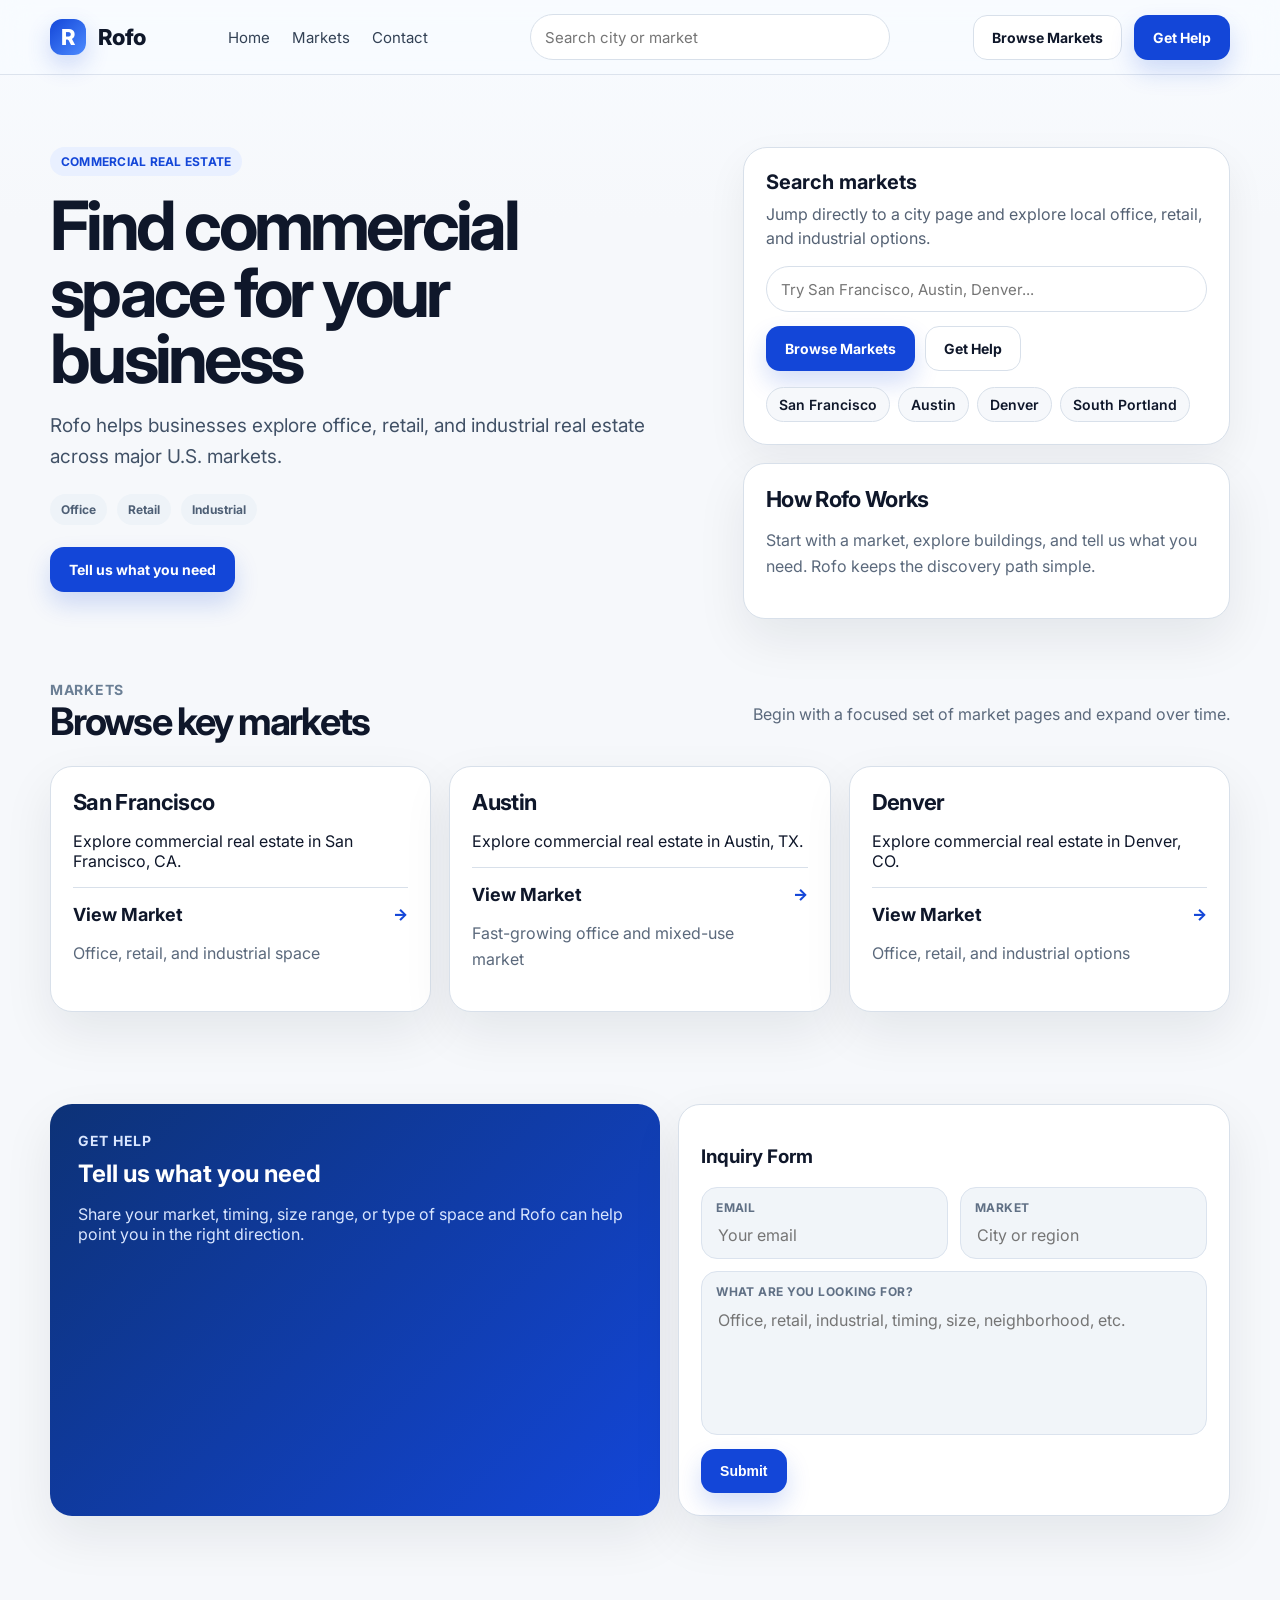
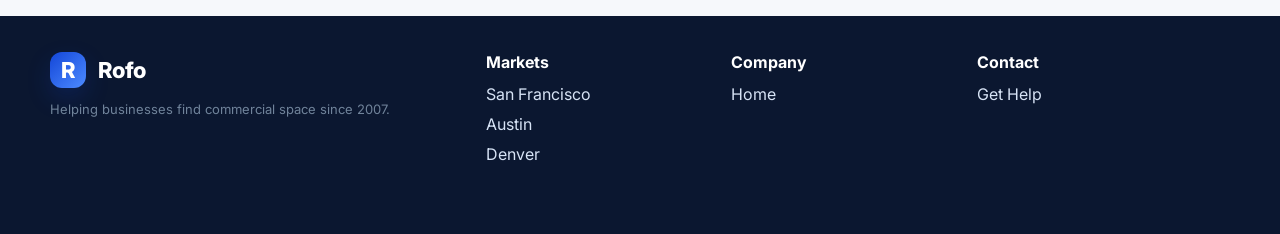
<file: index.html>
<!DOCTYPE html>
<html lang="en">
<head>
  <meta charset="UTF-8">
  <meta name="viewport" content="width=device-width, initial-scale=1">
  <title>Rofo | Find Commercial Real Estate</title>
  <meta name="description" content="Rofo helps businesses find office, retail, and industrial space across U.S. markets.">
  <link rel="preconnect" href="https://fonts.googleapis.com">
  <link rel="preconnect" href="https://fonts.gstatic.com" crossorigin>
  <link href="https://fonts.googleapis.com/css2?family=Inter:wght@400;600;700;800&display=swap" rel="stylesheet">
  <link rel="stylesheet" href="/styles.css">

</head>
<body>

  <header class="topbar">
    <div class="container nav-wrap">
      <a class="logo" href="/">
        <span class="logo-badge">R</span>
        <span>Rofo</span>
      </a>

      <nav class="nav">
        <a href="/">Home</a>
        <a href="#markets">Markets</a>
        <a href="#contact">Contact</a>
      </nav>

      <div class="nav-search" data-market-search>
        <label class="sr-only" for="headerMarketSearch">Search markets</label>
        <input
          id="headerMarketSearch"
          class="nav-search__input"
          type="text"
          placeholder="Search city or market"
          autocomplete="off"
        />
        <div class="search-results" id="headerMarketResults"></div>
      </div>

      <div class="actions">
        <a class="btn btn-secondary" href="#markets">Browse Markets</a>
        <a class="btn btn-primary" href="#contact">Get Help</a>
      </div>
    </div>
  </header>

  <main>
    <section class="page-hero">
      <div class="container hero-grid">
        <div>
          <div class="eyebrow">Commercial Real Estate</div>
          <h1>Find commercial space for your business</h1>
          <p class="lead">
            Rofo helps businesses explore office, retail, and industrial real estate across major U.S. markets.
          </p>

          <div class="hero-subnav">
            <span class="pill">Office</span>
            <span class="pill">Retail</span>
            <span class="pill">Industrial</span>
          </div>

          <div style="margin-top: 22px;">
            <a class="btn btn-primary" href="#contact">Tell us what you need</a>
          </div>
        </div>

        <div class="hero-side">
          <div class="hero-search-card">
            <h3>Search markets</h3>
            <p>
              Jump directly to a city page and explore local office, retail, and industrial options.
            </p>

            <div class="hero-search-wrap" data-market-search>
              <label class="sr-only" for="heroMarketSearch">Search markets</label>
              <input
                id="heroMarketSearch"
                class="hero-search__input"
                type="text"
                placeholder="Try San Francisco, Austin, Denver..."
                autocomplete="off"
              />
              <div class="search-results" id="heroMarketResults"></div>
            </div>

            <div class="hero-search-actions">
              <a class="btn btn-primary" href="#markets">Browse Markets</a>
              <a class="btn btn-secondary" href="#contact">Get Help</a>
            </div>

            <div class="hero-search-links">
              <a href="/commercial-real-estate/CA/San-Francisco/">San Francisco</a>
              <a href="/commercial-real-estate/TX/Austin/">Austin</a>
              <a href="/commercial-real-estate/CO/Denver/">Denver</a>
              <a href="/commercial-real-estate/ME/South-Portland/">South Portland</a>
            </div>
          </div>

          <div class="panel">
            <h3>How Rofo Works</h3>
            <p>
              Start with a market, explore buildings, and tell us what you need.
              Rofo keeps the discovery path simple.
            </p>
          </div>
        </div>
      </div>
    </section>

    <section class="section" id="markets">
      <div class="container">
        <div class="section-head">
          <div>
            <div class="kicker">Markets</div>
            <h2>Browse key markets</h2>
          </div>
          <p>
            Begin with a focused set of market pages and expand over time.
          </p>
        </div>

        <div class="grid-3">
          <div class="market-card">
            <h3><a href="/commercial-real-estate/CA/San-Francisco/">San Francisco</a></h3>
            <p>Explore commercial real estate in San Francisco, CA.</p>
            <a class="city-link" href="/commercial-real-estate/CA/San-Francisco/">
              <div>
                <h4>View Market</h4>
                <p class="muted">Office, retail, and industrial space</p>
              </div>
              <span class="arrow">→</span>
            </a>
          </div>

          <div class="market-card">
            <h3><a href="/commercial-real-estate/TX/Austin/">Austin</a></h3>
            <p>Explore commercial real estate in Austin, TX.</p>
            <a class="city-link" href="/commercial-real-estate/TX/Austin/">
              <div>
                <h4>View Market</h4>
                <p class="muted">Fast-growing office and mixed-use market</p>
              </div>
              <span class="arrow">→</span>
            </a>
          </div>

          <div class="market-card">
            <h3><a href="/commercial-real-estate/CO/Denver/">Denver</a></h3>
            <p>Explore commercial real estate in Denver, CO.</p>
            <a class="city-link" href="/commercial-real-estate/CO/Denver/">
              <div>
                <h4>View Market</h4>
                <p class="muted">Office, retail, and industrial options</p>
              </div>
              <span class="arrow">→</span>
            </a>
          </div>
        </div>
      </div>
    </section>

    <section class="section" id="contact">
      <div class="container split-band">
        <div class="cta-band">
          <div class="kicker" style="color:#d9e6ff;">Get Help</div>
          <h2 style="margin:10px 0 12px;">Tell us what you need</h2>
          <p>
            Share your market, timing, size range, or type of space and Rofo can help point you in the right direction.
          </p>
        </div>

        <div class="form-card">
          <h3>Inquiry Form</h3>
          <div class="form-grid">
            <div class="field">
              <label>Email</label>
              <input type="email" placeholder="Your email">
            </div>
            <div class="field">
              <label>Market</label>
              <input type="text" placeholder="City or region">
            </div>
          </div>

          <div class="field" style="margin-top:12px;">
            <label>What are you looking for?</label>
            <textarea placeholder="Office, retail, industrial, timing, size, neighborhood, etc."></textarea>
          </div>

          <div style="margin-top:14px;">
            <button class="btn btn-primary">Submit</button>
          </div>
        </div>
      </div>
    </section>
  </main>

  <footer class="footer">
    <div class="container footer-grid">
      <div>
        <div class="logo" style="color:#fff;">
          <span class="logo-badge">R</span>
          <span>Rofo</span>
        </div>
        <p class="note">Helping businesses find commercial space since 2007.</p>
      </div>
      <div>
        <h4>Markets</h4>
        <a href="/commercial-real-estate/CA/San-Francisco/">San Francisco</a>
        <a href="/commercial-real-estate/TX/Austin/">Austin</a>
        <a href="/commercial-real-estate/CO/Denver/">Denver</a>
      </div>
      <div>
        <h4>Company</h4>
        <a href="/">Home</a>
      </div>
      <div>
        <h4>Contact</h4>
        <a href="#contact">Get Help</a>
      </div>
    </div>
  </footer>

  <script>
    const rofoMarkets = [
      { city: "San Francisco", state: "CA", label: "San Francisco, CA", path: "/commercial-real-estate/CA/San-Francisco/" },
      { city: "Austin", state: "TX", label: "Austin, TX", path: "/commercial-real-estate/TX/Austin/" },
      { city: "Denver", state: "CO", label: "Denver, CO", path: "/commercial-real-estate/CO/Denver/" },
      { city: "South Portland", state: "ME", label: "South Portland, ME", path: "/commercial-real-estate/ME/South-Portland/" },
      { city: "Portland", state: "ME", label: "Portland, ME", path: "/commercial-real-estate/ME/Portland/" },
      { city: "Burbank", state: "CA", label: "Burbank, CA", path: "/commercial-real-estate/CA/Burbank/" },
      { city: "Los Angeles", state: "CA", label: "Los Angeles, CA", path: "/commercial-real-estate/CA/Los-Angeles/" },
      { city: "Chicago", state: "IL", label: "Chicago, IL", path: "/commercial-real-estate/IL/Chicago/" }
    ];

    function escapeHtml(str) {
      return str.replace(/[&<>"']/g, function(m) {
        return ({
          "&": "&amp;",
          "<": "&lt;",
          ">": "&gt;",
          '"': "&quot;",
          "'": "&#039;"
        })[m];
      });
    }

    function renderSearchResults(resultsBox, matches) {
      if (!matches.length) {
        resultsBox.innerHTML = "";
        resultsBox.classList.remove("is-open");
        return;
      }

      resultsBox.innerHTML = matches.map(item => `
        <a class="search-results__item" href="${item.path}">
          ${escapeHtml(item.label)}
          <span class="search-results__meta">Go to market page</span>
        </a>
      `).join("");

      resultsBox.classList.add("is-open");
    }

    function bindMarketSearch(inputId, resultsId) {
      const input = document.getElementById(inputId);
      const resultsBox = document.getElementById(resultsId);

      if (!input || !resultsBox) return;

      function runSearch(query) {
        const q = query.trim().toLowerCase();

        if (!q) {
          renderSearchResults(resultsBox, []);
          return;
        }

        const matches = rofoMarkets
          .filter(item =>
            item.city.toLowerCase().includes(q) ||
            item.state.toLowerCase().includes(q) ||
            item.label.toLowerCase().includes(q)
          )
          .slice(0, 8);

        renderSearchResults(resultsBox, matches);
      }

      input.addEventListener("input", function(e) {
        runSearch(e.target.value);
      });

      input.addEventListener("focus", function(e) {
        if (e.target.value.trim()) {
          runSearch(e.target.value);
        }
      });

      input.addEventListener("keydown", function(e) {
        if (e.key === "Enter") {
          const q = input.value.trim().toLowerCase();
          const firstMatch = rofoMarkets.find(item =>
            item.city.toLowerCase().includes(q) ||
            item.label.toLowerCase().includes(q)
          );

          if (firstMatch) {
            window.location.href = firstMatch.path;
          }
        }
      });

      document.addEventListener("click", function(e) {
        if (!e.target.closest("[data-market-search]")) {
          resultsBox.classList.remove("is-open");
        }
      });
    }

    bindMarketSearch("headerMarketSearch", "headerMarketResults");
    bindMarketSearch("heroMarketSearch", "heroMarketResults");
  </script>

</body>
</html>
</file>
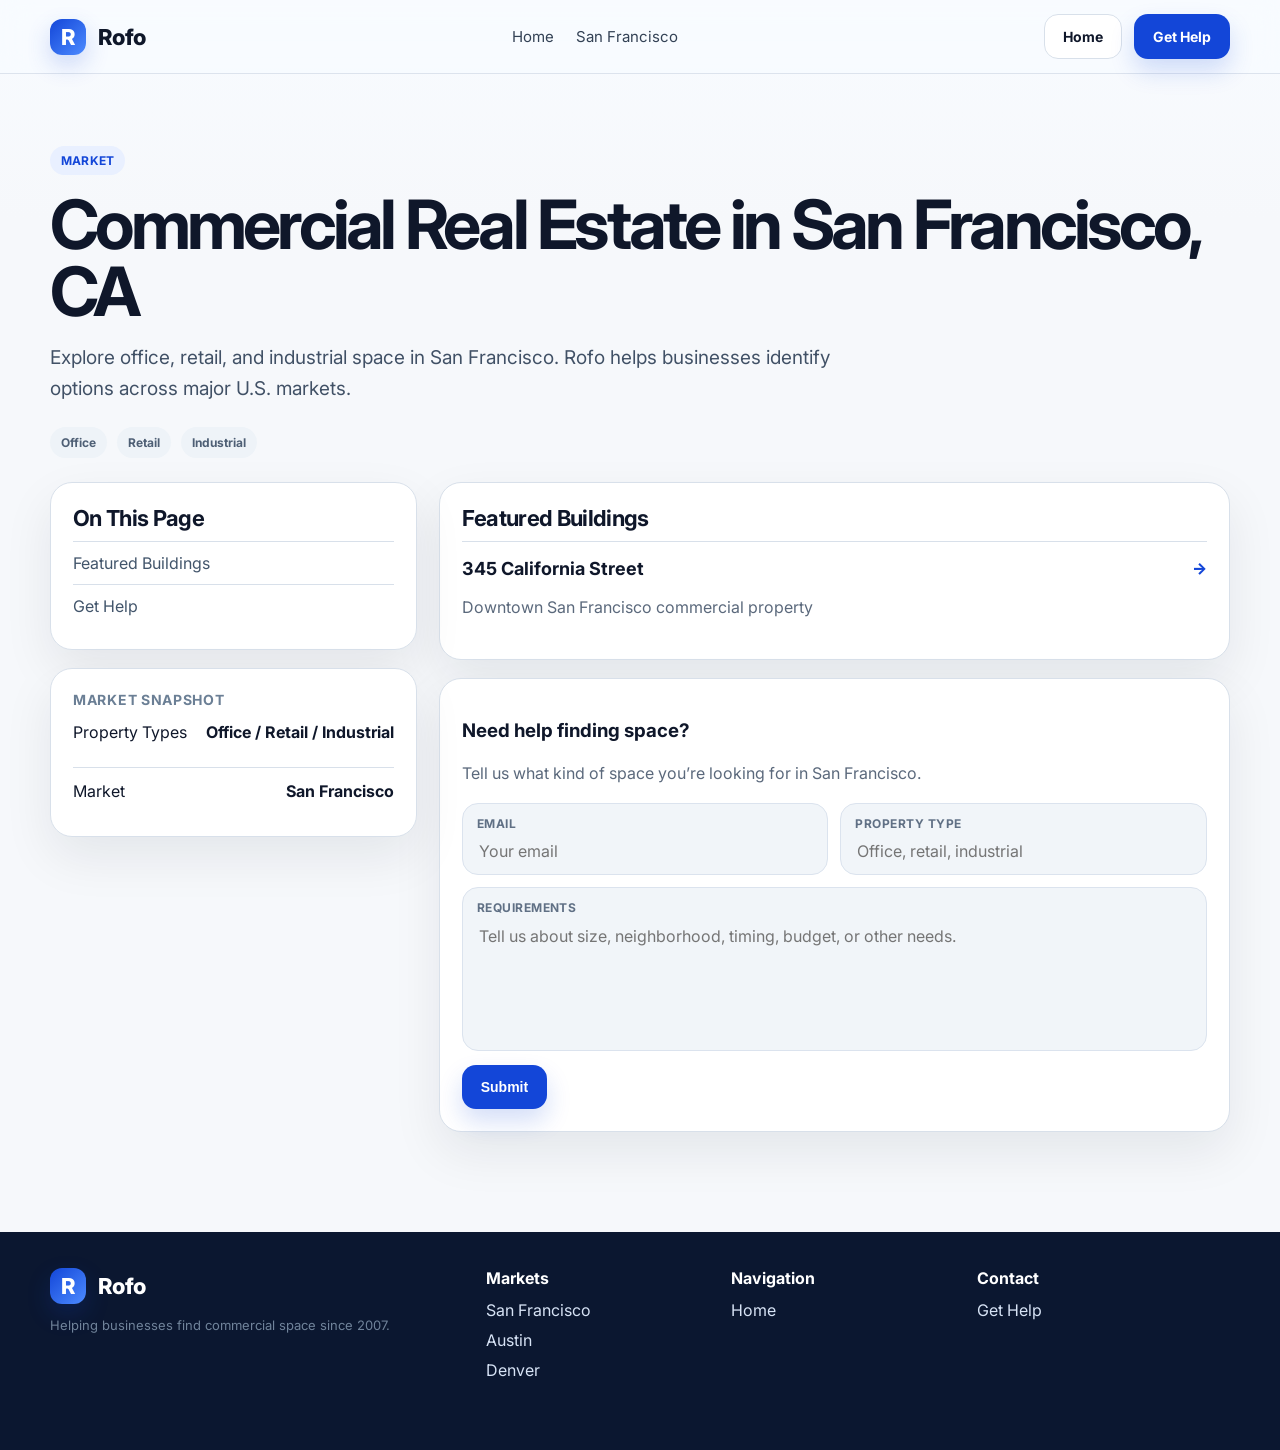
<file: commercial-real-estate/CA/San-Francisco/index.html>
<!DOCTYPE html>
<html lang="en">
<head>
  <meta charset="UTF-8">
  <meta name="viewport" content="width=device-width, initial-scale=1">
  <title>Commercial Real Estate in San Francisco, CA | Rofo</title>
  <meta name="description" content="Explore office, retail, and industrial commercial real estate in San Francisco, CA.">
  <link rel="preconnect" href="https://fonts.googleapis.com">
  <link rel="preconnect" href="https://fonts.gstatic.com" crossorigin>
  <link href="https://fonts.googleapis.com/css2?family=Inter:wght@400;600;700;800&display=swap" rel="stylesheet">
  <link rel="stylesheet" href="/styles.css">
</head>
<body>

  <header class="topbar">
    <div class="container nav-wrap">
      <a class="logo" href="/">
        <span class="logo-badge">R</span>
        <span>Rofo</span>
      </a>

      <nav class="nav">
        <a href="/">Home</a>
        <a href="/commercial-real-estate/CA/San-Francisco/">San Francisco</a>
      </nav>

      <div class="actions">
        <a class="btn btn-secondary" href="/">Home</a>
        <a class="btn btn-primary" href="#contact">Get Help</a>
      </div>
    </div>
  </header>

  <main>
    <section class="page-hero" style="padding-bottom:24px;">
      <div class="container">
        <div class="eyebrow">Market</div>
        <h1 style="max-width:none;">Commercial Real Estate in San Francisco, CA</h1>
        <p class="lead">
          Explore office, retail, and industrial space in San Francisco. Rofo helps businesses identify options across major U.S. markets.
        </p>

        <div class="hero-subnav">
          <span class="pill">Office</span>
          <span class="pill">Retail</span>
          <span class="pill">Industrial</span>
        </div>
      </div>
    </section>

    <section class="section" style="padding-top:0;">
      <div class="container sidebar-layout">
        <aside class="sticky">
          <div class="list-card nav-card">
            <h3>On This Page</h3>
            <a href="#buildings">Featured Buildings</a>
            <a href="#contact">Get Help</a>
          </div>

          <div class="brief-card" style="margin-top:18px;">
            <div class="kicker">Market Snapshot</div>
            <div class="metric-list">
              <div class="metric">
                <span>Property Types</span>
                <strong>Office / Retail / Industrial</strong>
              </div>
              <div class="metric">
                <span>Market</span>
                <strong>San Francisco</strong>
              </div>
            </div>
          </div>
        </aside>

        <div>
          <div class="list-card" id="buildings">
            <h3>Featured Buildings</h3>

            <a class="building-link" href="/commercial-real-estate/building/CA/San-Francisco/345-California-Street/">
              <div>
                <h4>345 California Street</h4>
                <p class="muted">Downtown San Francisco commercial property</p>
              </div>
              <span class="arrow">→</span>
            </a>
          </div>

          <div class="form-card" id="contact" style="margin-top:18px;">
            <h3>Need help finding space?</h3>
            <p class="muted">
              Tell us what kind of space you’re looking for in San Francisco.
            </p>

            <div class="form-grid">
              <div class="field">
                <label>Email</label>
                <input type="email" placeholder="Your email">
              </div>
              <div class="field">
                <label>Property Type</label>
                <input type="text" placeholder="Office, retail, industrial">
              </div>
            </div>

            <div class="field" style="margin-top:12px;">
              <label>Requirements</label>
              <textarea placeholder="Tell us about size, neighborhood, timing, budget, or other needs."></textarea>
            </div>

            <div style="margin-top:14px;">
              <button class="btn btn-primary">Submit</button>
            </div>
          </div>
        </div>
      </div>
    </section>
  </main>

  <footer class="footer">
    <div class="container footer-grid">
      <div>
        <div class="logo" style="color:#fff;">
          <span class="logo-badge">R</span>
          <span>Rofo</span>
        </div>
        <p class="note">Helping businesses find commercial space since 2007.</p>
      </div>
      <div>
        <h4>Markets</h4>
        <a href="/commercial-real-estate/CA/San-Francisco/">San Francisco</a>
        <a href="/commercial-real-estate/TX/Austin/">Austin</a>
        <a href="/commercial-real-estate/CO/Denver/">Denver</a>
      </div>
      <div>
        <h4>Navigation</h4>
        <a href="/">Home</a>
      </div>
      <div>
        <h4>Contact</h4>
        <a href="#contact">Get Help</a>
      </div>
    </div>
  </footer>

</body>
</html>
</file>
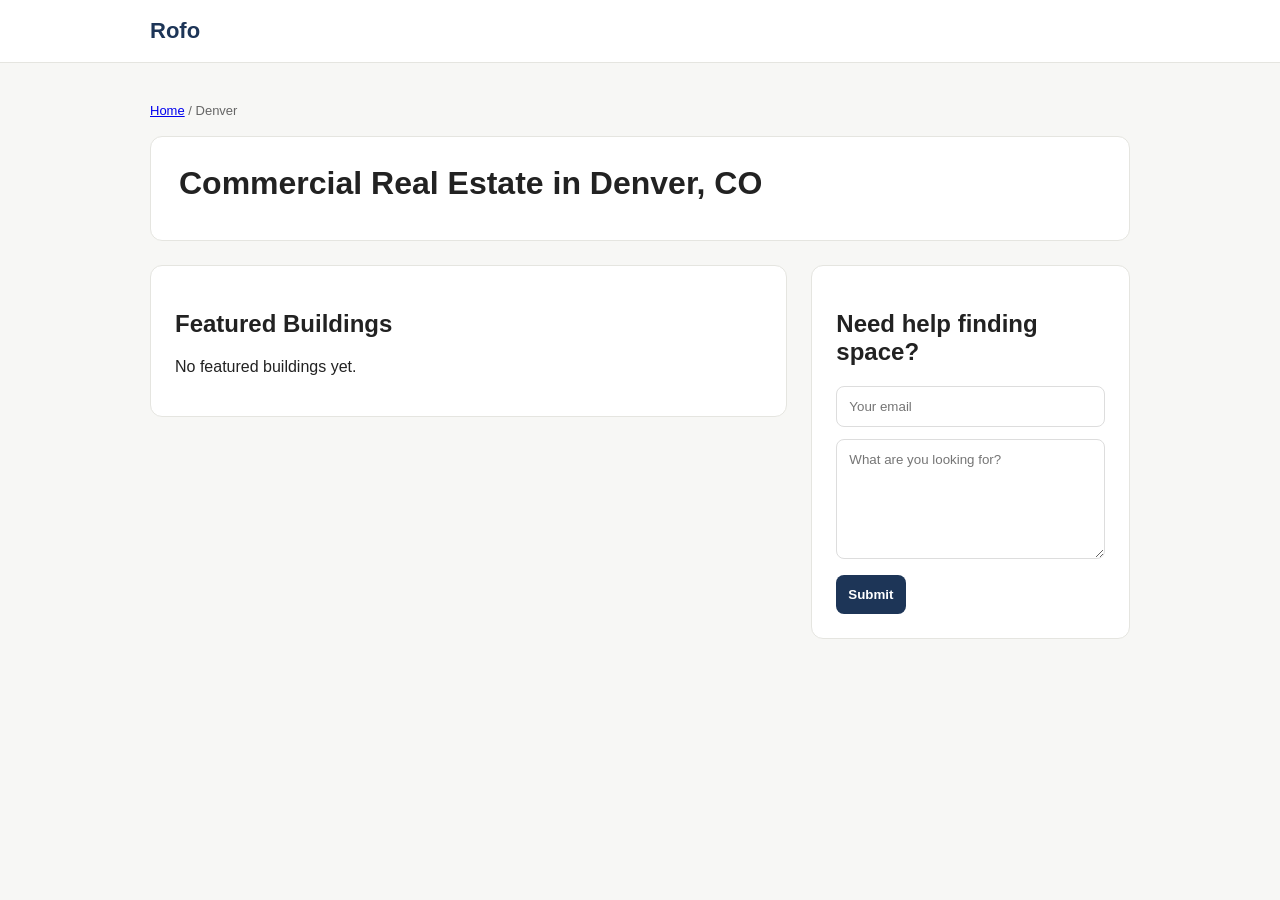
<file: commercial-real-estate/CO/Denver/index.html>
<!DOCTYPE html>
<html>
<head>
  <title>Commercial Real Estate in Denver, CO | Rofo</title>
  <meta name="viewport" content="width=device-width, initial-scale=1">
  <meta charset="UTF-8">

  <style>
    body {
      font-family: Arial, sans-serif;
      margin: 0;
      background: #f7f7f5;
      color: #222;
    }

    .topbar {
      background: white;
      border-bottom: 1px solid #e5e5e0;
    }

    .topbar-inner {
      max-width: 980px;
      margin: 0 auto;
      padding: 18px 20px;
      display: flex;
      justify-content: space-between;
      align-items: center;
    }

    .brand {
      font-size: 22px;
      font-weight: 700;
      color: #1d3557;
      text-decoration: none;
    }

    .container {
      max-width: 980px;
      margin: 0 auto;
      padding: 40px 20px;
    }

    .breadcrumb {
      font-size: 13px;
      margin-bottom: 18px;
      color: #666;
    }

    .hero {
      background: white;
      border: 1px solid #e5e5e0;
      border-radius: 12px;
      padding: 28px;
      margin-bottom: 24px;
    }

    h1 {
      margin: 0 0 10px;
      font-size: 32px;
    }

    .grid {
      display: grid;
      grid-template-columns: 2fr 1fr;
      gap: 24px;
    }

    .card {
      background: white;
      border: 1px solid #e5e5e0;
      border-radius: 12px;
      padding: 24px;
      margin-bottom: 24px;
    }

    form input,
    form textarea {
      width: 100%;
      padding: 12px;
      margin-bottom: 12px;
      border: 1px solid #ddd;
      border-radius: 8px;
      box-sizing: border-box;
      font-family: Arial, sans-serif;
    }

    form textarea {
      min-height: 120px;
      resize: vertical;
    }

    form button {
      background: #1d3557;
      color: white;
      padding: 12px;
      border: none;
      border-radius: 8px;
      cursor: pointer;
      font-weight: 600;
    }

    @media (max-width: 820px) {
      .grid {
        grid-template-columns: 1fr;
      }
    }
  </style>
</head>

<body>

<div class="topbar">
  <div class="topbar-inner">
    <a class="brand" href="/">Rofo</a>
  </div>
</div>

<div class="container">

  <div class="breadcrumb">
    <a href="/">Home</a> / Denver
  </div>

  <div class="hero">
    <h1>Commercial Real Estate in Denver, CO</h1>
  </div>

  <div class="grid">

    <div>
      <div class="card">
        <h2>Featured Buildings</h2>
        <p>No featured buildings yet.</p>
      </div>
    </div>

    <div>
      <div class="card">
        <h2>Need help finding space?</h2>
        <form>
          <input placeholder="Your email">
          <textarea placeholder="What are you looking for?"></textarea>
          <button>Submit</button>
        </form>
      </div>
    </div>

  </div>

</div>

</body>
</html>
</file>
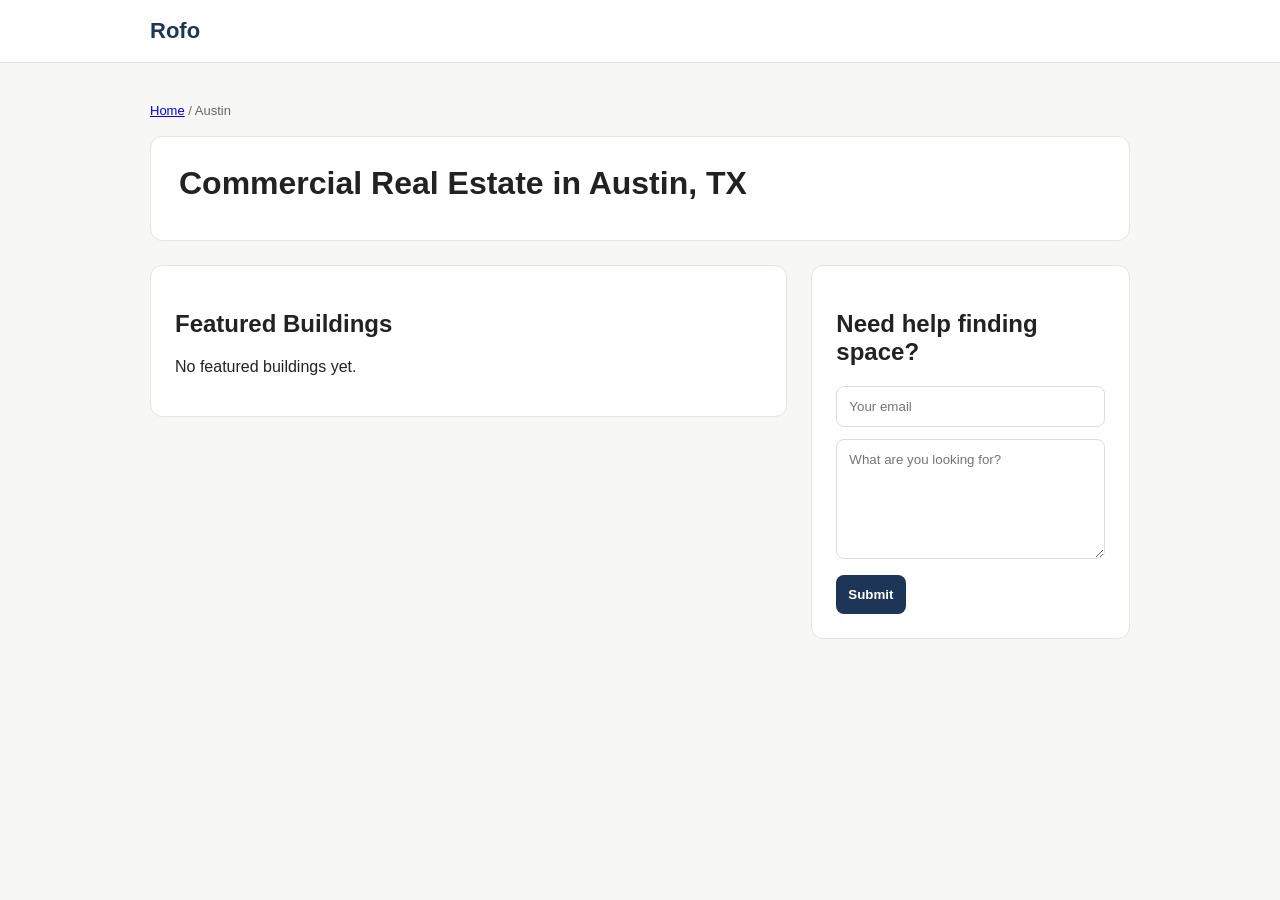
<file: commercial-real-estate/TX/Austin/index.html>
<!DOCTYPE html>
<html>
<head>
  <title>Commercial Real Estate in Austin, TX | Rofo</title>
  <meta name="viewport" content="width=device-width, initial-scale=1">
  <meta charset="UTF-8">

  <style>
    body {
      font-family: Arial, sans-serif;
      margin: 0;
      background: #f7f7f5;
      color: #222;
    }

    .topbar {
      background: white;
      border-bottom: 1px solid #e5e5e0;
    }

    .topbar-inner {
      max-width: 980px;
      margin: 0 auto;
      padding: 18px 20px;
      display: flex;
      justify-content: space-between;
      align-items: center;
    }

    .brand {
      font-size: 22px;
      font-weight: 700;
      color: #1d3557;
      text-decoration: none;
    }

    .container {
      max-width: 980px;
      margin: 0 auto;
      padding: 40px 20px;
    }

    .breadcrumb {
      font-size: 13px;
      margin-bottom: 18px;
      color: #666;
    }

    .hero {
      background: white;
      border: 1px solid #e5e5e0;
      border-radius: 12px;
      padding: 28px;
      margin-bottom: 24px;
    }

    h1 {
      margin: 0 0 10px;
      font-size: 32px;
    }

    .grid {
      display: grid;
      grid-template-columns: 2fr 1fr;
      gap: 24px;
    }

    .card {
      background: white;
      border: 1px solid #e5e5e0;
      border-radius: 12px;
      padding: 24px;
      margin-bottom: 24px;
    }

    form input,
    form textarea {
      width: 100%;
      padding: 12px;
      margin-bottom: 12px;
      border: 1px solid #ddd;
      border-radius: 8px;
      box-sizing: border-box;
      font-family: Arial, sans-serif;
    }

    form textarea {
      min-height: 120px;
      resize: vertical;
    }

    form button {
      background: #1d3557;
      color: white;
      padding: 12px;
      border: none;
      border-radius: 8px;
      cursor: pointer;
      font-weight: 600;
    }

    @media (max-width: 820px) {
      .grid {
        grid-template-columns: 1fr;
      }
    }
  </style>
</head>

<body>

<div class="topbar">
  <div class="topbar-inner">
    <a class="brand" href="/">Rofo</a>
  </div>
</div>

<div class="container">

  <div class="breadcrumb">
    <a href="/">Home</a> / Austin
  </div>

  <div class="hero">
    <h1>Commercial Real Estate in Austin, TX</h1>
  </div>

  <div class="grid">

    <div>
      <div class="card">
        <h2>Featured Buildings</h2>
        <p>No featured buildings yet.</p>
      </div>
    </div>

    <div>
      <div class="card">
        <h2>Need help finding space?</h2>
        <form>
          <input placeholder="Your email">
          <textarea placeholder="What are you looking for?"></textarea>
          <button>Submit</button>
        </form>
      </div>
    </div>

  </div>

</div>

</body>
</html>
</file>
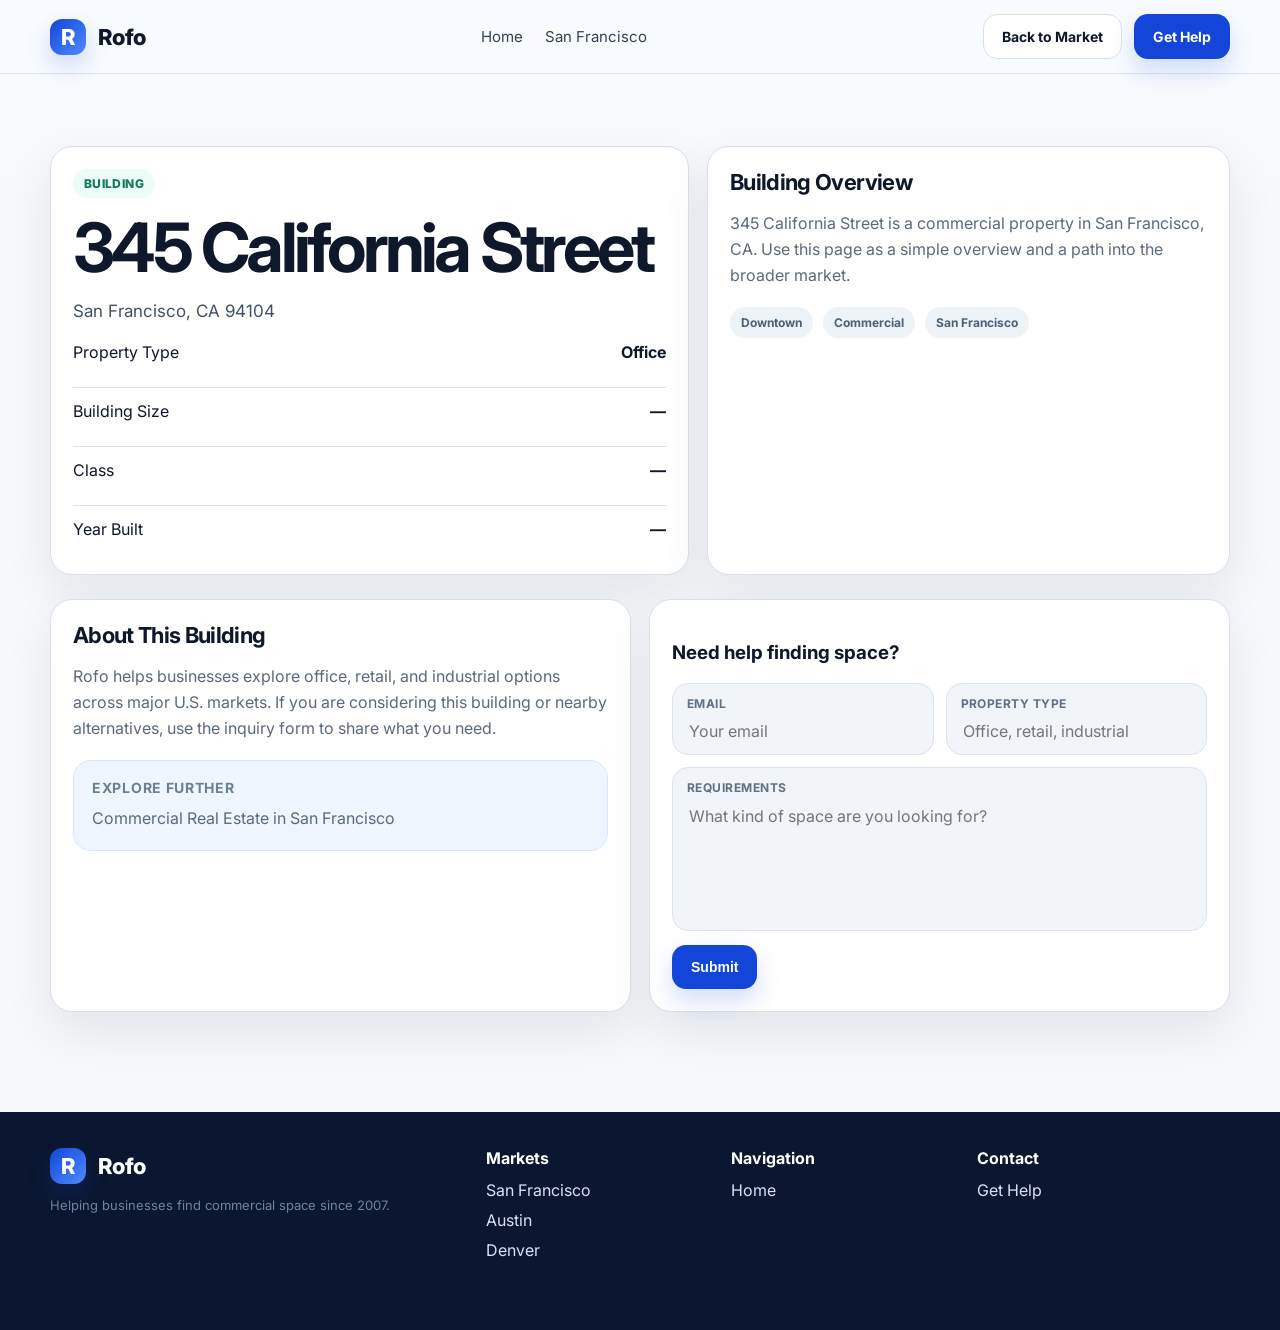
<file: commercial-real-estate/building/CA/San-Francisco/345-California-Street/index.html>
<!DOCTYPE html>
<html lang="en">
<head>
  <meta charset="UTF-8">
  <meta name="viewport" content="width=device-width, initial-scale=1">
  <title>345 California Street, San Francisco, CA | Rofo</title>
  <meta name="description" content="Learn more about 345 California Street in San Francisco, CA. Contact Rofo for help finding office, retail, or industrial space.">
  <link rel="preconnect" href="https://fonts.googleapis.com">
  <link rel="preconnect" href="https://fonts.gstatic.com" crossorigin>
  <link href="https://fonts.googleapis.com/css2?family=Inter:wght@400;600;700;800&display=swap" rel="stylesheet">
  <link rel="stylesheet" href="/styles.css">
</head>
<body>

  <header class="topbar">
    <div class="container nav-wrap">
      <a class="logo" href="/">
        <span class="logo-badge">R</span>
        <span>Rofo</span>
      </a>

      <nav class="nav">
        <a href="/">Home</a>
        <a href="/commercial-real-estate/CA/San-Francisco/">San Francisco</a>
      </nav>

      <div class="actions">
        <a class="btn btn-secondary" href="/commercial-real-estate/CA/San-Francisco/">Back to Market</a>
        <a class="btn btn-primary" href="#contact">Get Help</a>
      </div>
    </div>
  </header>

  <main>
    <section class="page-hero" style="padding-bottom:24px;">
      <div class="container tower">
        <div class="tower-card">
          <div class="badge">Building</div>
          <h1 style="max-width:none;">345 California Street</h1>
          <p class="lead" style="font-size:17px; max-width:none;">
            San Francisco, CA 94104
          </p>

          <div class="metric-list">
            <div class="metric">
              <span>Property Type</span>
              <strong>Office</strong>
            </div>
            <div class="metric">
              <span>Building Size</span>
              <strong>—</strong>
            </div>
            <div class="metric">
              <span>Class</span>
              <strong>—</strong>
            </div>
            <div class="metric">
              <span>Year Built</span>
              <strong>—</strong>
            </div>
          </div>
        </div>

        <div class="panel">
          <h3>Building Overview</h3>
          <p>
            345 California Street is a commercial property in San Francisco, CA.
            Use this page as a simple overview and a path into the broader market.
          </p>

          <div class="meta-row">
            <span class="pill">Downtown</span>
            <span class="pill">Commercial</span>
            <span class="pill">San Francisco</span>
          </div>
        </div>
      </div>
    </section>

    <section class="section" style="padding-top:0;">
      <div class="container grid-2">
        <div class="list-card">
          <h3>About This Building</h3>
          <p>
            Rofo helps businesses explore office, retail, and industrial options across major U.S. markets.
            If you are considering this building or nearby alternatives, use the inquiry form to share what you need.
          </p>

          <div class="callout" style="margin-top:18px;">
            <div class="kicker">Explore Further</div>
            <p style="margin:10px 0 0;">
              <a href="/commercial-real-estate/CA/San-Francisco/">Commercial Real Estate in San Francisco</a>
            </p>
          </div>
        </div>

        <div class="form-card" id="contact">
          <h3>Need help finding space?</h3>

          <div class="form-grid">
            <div class="field">
              <label>Email</label>
              <input type="email" placeholder="Your email">
            </div>
            <div class="field">
              <label>Property Type</label>
              <input type="text" placeholder="Office, retail, industrial">
            </div>
          </div>

          <div class="field" style="margin-top:12px;">
            <label>Requirements</label>
            <textarea placeholder="What kind of space are you looking for?"></textarea>
          </div>

          <div style="margin-top:14px;">
            <button class="btn btn-primary">Submit</button>
          </div>
        </div>
      </div>
    </section>
  </main>

  <footer class="footer">
    <div class="container footer-grid">
      <div>
        <div class="logo" style="color:#fff;">
          <span class="logo-badge">R</span>
          <span>Rofo</span>
        </div>
        <p class="note">Helping businesses find commercial space since 2007.</p>
      </div>
      <div>
        <h4>Markets</h4>
        <a href="/commercial-real-estate/CA/San-Francisco/">San Francisco</a>
        <a href="/commercial-real-estate/TX/Austin/">Austin</a>
        <a href="/commercial-real-estate/CO/Denver/">Denver</a>
      </div>
      <div>
        <h4>Navigation</h4>
        <a href="/">Home</a>
      </div>
      <div>
        <h4>Contact</h4>
        <a href="#contact">Get Help</a>
      </div>
    </div>
  </footer>

</body>
</html>
</file>
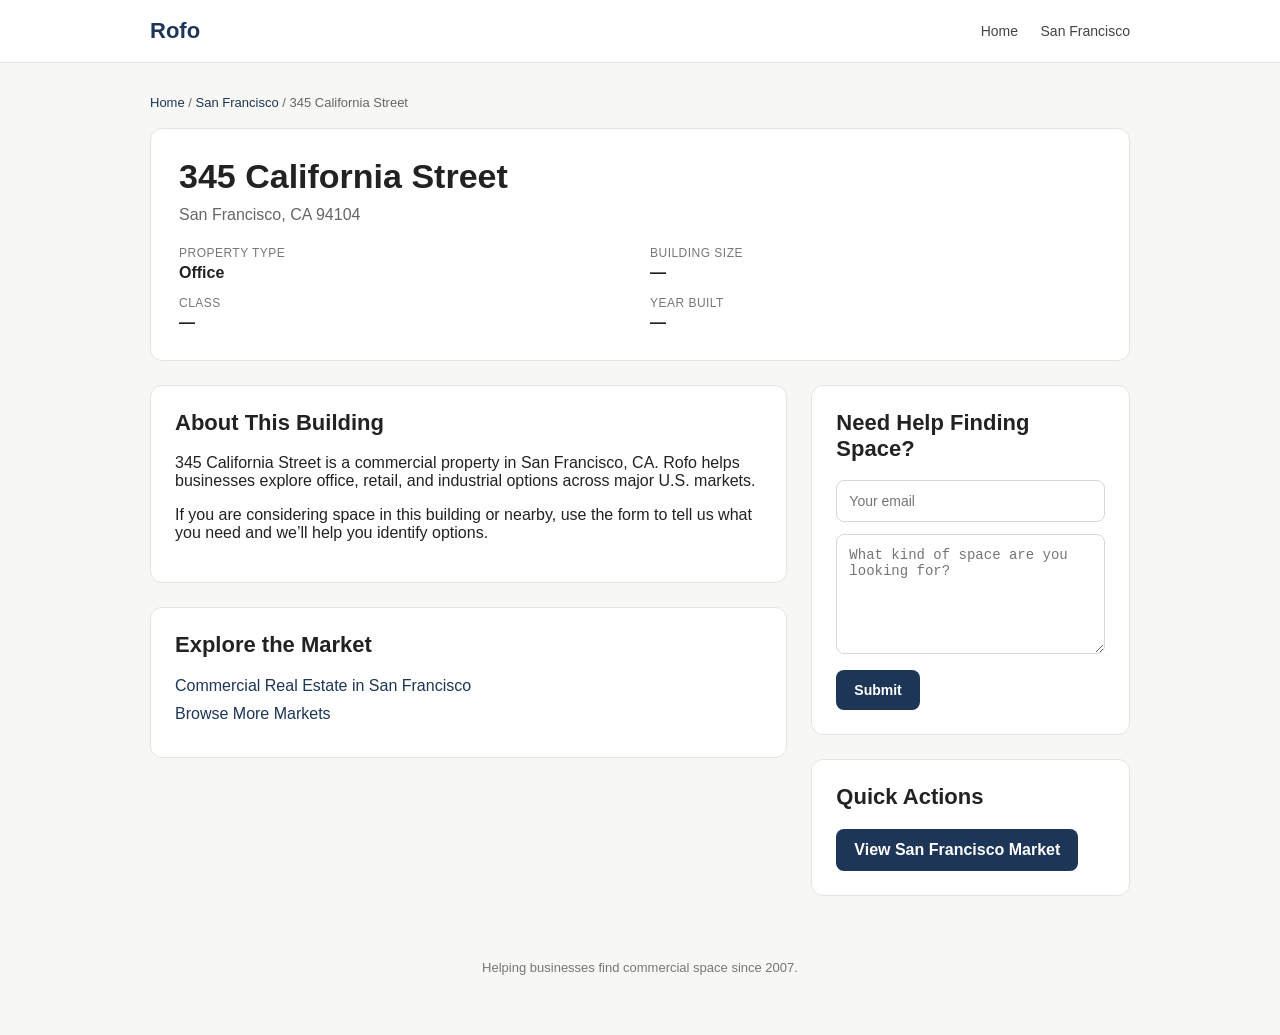
<file: commercial-real-estate/Building/CA/San-Francisco/345-California-Street/index.html>
<!DOCTYPE html>
<html>
<head>
  <title>345 California Street, San Francisco, CA | Rofo</title>
  <meta name="viewport" content="width=device-width, initial-scale=1">
  <meta name="description" content="Learn more about 345 California Street in San Francisco, CA. Contact Rofo for help finding office, retail, or industrial space.">
  <style>
    body {
      font-family: Arial, sans-serif;
      margin: 0;
      background: #f7f7f5;
      color: #222;
    }

    .container {
      max-width: 980px;
      margin: 0 auto;
      padding: 32px 20px 60px;
    }

    .topbar {
      background: white;
      border-bottom: 1px solid #e5e5e0;
    }

    .topbar-inner {
      max-width: 980px;
      margin: 0 auto;
      padding: 18px 20px;
      display: flex;
      justify-content: space-between;
      align-items: center;
    }

    .brand {
      font-size: 22px;
      font-weight: 700;
      color: #1d3557;
      text-decoration: none;
    }

    .nav a {
      margin-left: 18px;
      color: #444;
      text-decoration: none;
      font-size: 14px;
    }

    .breadcrumb {
      font-size: 13px;
      margin-bottom: 18px;
      color: #666;
    }

    .breadcrumb a {
      color: #1d3557;
      text-decoration: none;
    }

    .hero {
      background: white;
      border: 1px solid #e5e5e0;
      border-radius: 12px;
      padding: 28px;
      margin-bottom: 24px;
    }

    h1 {
      margin: 0 0 10px;
      font-size: 34px;
      line-height: 1.15;
    }

    .subhead {
      color: #666;
      font-size: 16px;
      margin-bottom: 22px;
    }

    .grid {
      display: grid;
      grid-template-columns: 2fr 1fr;
      gap: 24px;
    }

    .card {
      background: white;
      border: 1px solid #e5e5e0;
      border-radius: 12px;
      padding: 24px;
      margin-bottom: 24px;
    }

    .facts {
      display: grid;
      grid-template-columns: repeat(2, minmax(0, 1fr));
      gap: 14px 20px;
      margin-top: 18px;
    }

    .fact-label {
      font-size: 12px;
      text-transform: uppercase;
      letter-spacing: 0.04em;
      color: #777;
      margin-bottom: 4px;
    }

    .fact-value {
      font-size: 16px;
      font-weight: 600;
    }

    h2 {
      margin-top: 0;
      font-size: 22px;
    }

    .button {
      display: inline-block;
      background: #1d3557;
      color: white;
      text-decoration: none;
      padding: 12px 18px;
      border-radius: 8px;
      font-weight: 600;
    }

    form input,
    form textarea {
      width: 100%;
      box-sizing: border-box;
      padding: 12px;
      border: 1px solid #d8d8d2;
      border-radius: 8px;
      font-size: 14px;
      margin-bottom: 12px;
    }

    form textarea {
      min-height: 120px;
      resize: vertical;
    }

    form button {
      background: #1d3557;
      color: white;
      border: 0;
      padding: 12px 18px;
      border-radius: 8px;
      font-size: 14px;
      font-weight: 600;
      cursor: pointer;
    }

    .related-links a {
      display: block;
      margin-bottom: 10px;
      color: #1d3557;
      text-decoration: none;
    }

    .footer {
      margin-top: 40px;
      font-size: 13px;
      color: #777;
      text-align: center;
    }

    @media (max-width: 820px) {
      .grid {
        grid-template-columns: 1fr;
      }

      .facts {
        grid-template-columns: 1fr;
      }

      .topbar-inner {
        flex-direction: column;
        align-items: flex-start;
        gap: 10px;
      }

      .nav a {
        margin-left: 0;
        margin-right: 14px;
      }
    }
  </style>
</head>
<body>

  <div class="topbar">
    <div class="topbar-inner">
      <a class="brand" href="/">Rofo</a>
      <div class="nav">
        <a href="/">Home</a>
        <a href="/commercial-real-estate/CA/San-Francisco/">San Francisco</a>
      </div>
    </div>
  </div>

  <div class="container">
    <div class="breadcrumb">
      <a href="/">Home</a> /
      <a href="/commercial-real-estate/CA/San-Francisco/">San Francisco</a> /
      345 California Street
    </div>

    <div class="hero">
      <h1>345 California Street</h1>
      <div class="subhead">San Francisco, CA 94104</div>

      <div class="facts">
        <div>
          <div class="fact-label">Property Type</div>
          <div class="fact-value">Office</div>
        </div>
        <div>
          <div class="fact-label">Building Size</div>
          <div class="fact-value">—</div>
        </div>
        <div>
          <div class="fact-label">Class</div>
          <div class="fact-value">—</div>
        </div>
        <div>
          <div class="fact-label">Year Built</div>
          <div class="fact-value">—</div>
        </div>
      </div>
    </div>

    <div class="grid">
      <div>
        <div class="card">
          <h2>About This Building</h2>
          <p>
            345 California Street is a commercial property in San Francisco, CA.
            Rofo helps businesses explore office, retail, and industrial options
            across major U.S. markets.
          </p>
          <p>
            If you are considering space in this building or nearby, use the form
            to tell us what you need and we’ll help you identify options.
          </p>
        </div>

        <div class="card">
          <h2>Explore the Market</h2>
          <div class="related-links">
            <a href="/commercial-real-estate/CA/San-Francisco/">Commercial Real Estate in San Francisco</a>
            <a href="/">Browse More Markets</a>
          </div>
        </div>
      </div>

      <div>
        <div class="card">
          <h2>Need Help Finding Space?</h2>
          <form action="https://formspree.io/f/YOURID" method="POST">
            <input name="email" placeholder="Your email">
            <textarea name="message" placeholder="What kind of space are you looking for?"></textarea>
            <button type="submit">Submit</button>
          </form>
        </div>

        <div class="card">
          <h2>Quick Actions</h2>
          <a class="button" href="/commercial-real-estate/CA/San-Francisco/">View San Francisco Market</a>
        </div>
      </div>
    </div>

    <div class="footer">
      Helping businesses find commercial space since 2007.
    </div>
  </div>

</body>
</html>
</file>
<file: styles.css>
:root {
    --bg: #f6f8fb;
    --surface: #ffffff;
    --surface-2: #f1f5f9;
    --ink: #0f172a;
    --muted: #556274;
    --line: #d8e0ea;
    --blue: #1346d8;
    --blue-2: #0d3277;
    --green: #0e7a58;
    --gold: #c58c19;
    --shadow: 0 20px 50px rgba(15,23,42,.08);
    --radius: 22px;
    --max: 1180px;
}

* {
    box-sizing: border-box
}

html {
    scroll-behavior: smooth
}

body {
    margin: 0;
    font-family: Inter, ui-sans-serif, system-ui, -apple-system, BlinkMacSystemFont, "Segoe UI", sans-serif;
    color: var(--ink);
    background: linear-gradient(180deg,#f8fbff 0,#f6f8fb 220px,#f6f8fb 100%)
}

a {
    color: inherit;
    text-decoration: none
}

img {
    max-width: 100%;
    display: block
}

.container {
    width: min(calc(100% - 40px),var(--max));
    margin: 0 auto
}

.topbar {
    position: sticky;
    top: 0;
    z-index: 30;
    backdrop-filter: blur(14px);
    background: rgba(248,251,255,.78);
    border-bottom: 1px solid rgba(216,224,234,.85)
}

.nav-wrap {
    display: flex;
    align-items: center;
    justify-content: space-between;
    padding: 14px 0;
    gap: 20px
}

.logo {
    display: flex;
    align-items: center;
    gap: 12px;
    font-weight: 800;
    letter-spacing: -.03em;
    font-size: 22px
}

.logo-badge {
    width: 36px;
    height: 36px;
    border-radius: 12px;
    background: linear-gradient(135deg,var(--blue),#4d8bff);
    color: #fff;
    display: grid;
    place-items: center;
    box-shadow: 0 10px 24px rgba(19,70,216,.2)
}

.nav {
    display: flex;
    gap: 22px;
    align-items: center;
    color: #334155;
    font-size: 15px
}

.nav a:hover {
    color: var(--blue)
}

.actions {
    display: flex;
    gap: 12px;
    align-items: center
}

.btn {
    display: inline-flex;
    align-items: center;
    justify-content: center;
    gap: 8px;
    padding: 13px 18px;
    border-radius: 14px;
    font-weight: 700;
    font-size: 14px;
    border: 1px solid transparent;
    transition: .18s ease;
    cursor: pointer
}

.btn:hover {
    transform: translateY(-1px)
}

.btn-primary {
    background: var(--blue);
    color: #fff;
    box-shadow: 0 12px 24px rgba(19,70,216,.18)
}

.btn-secondary {
    background: #fff;
    border-color: var(--line);
    color: var(--ink)
}

.btn-ghost {
    background: transparent;
    border-color: rgba(255,255,255,.22);
    color: #fff
}

.page-hero {
    padding: 72px 0 40px
}

.hero-grid {
    display: grid;
    grid-template-columns: 1.15fr .85fr;
    gap: 34px;
    align-items: start
}

.eyebrow {
    display: inline-flex;
    align-items: center;
    gap: 8px;
    padding: 7px 11px;
    border-radius: 999px;
    background: #e9f0ff;
    color: var(--blue);
    font-weight: 700;
    font-size: 12px;
    letter-spacing: .02em;
    text-transform: uppercase
}

h1 {
    font-size: clamp(44px,6vw,68px);
    line-height: .98;
    letter-spacing: -.055em;
    margin: 16px 0 16px;
    max-width: 11ch
}

.lead {
    font-size: 19px;
    line-height: 1.62;
    color: #415166;
    max-width: 780px
}

.search-card,.panel,.feature,.surface,.mini-card,.stats-card,.cta-band,.story-card,.form-card,.list-card,.tower-card,.market-card,.faq-card,.brief-card {
    background: var(--surface);
    border: 1px solid var(--line);
    border-radius: var(--radius);
    box-shadow: var(--shadow)
}

.search-card {
    padding: 18px
}

.search-row {
    display: grid;
    grid-template-columns: 1.1fr .9fr .7fr auto;
    gap: 12px;
    align-items: end
}

.field {
    background: var(--surface-2);
    border: 1px solid #dbe3ee;
    border-radius: 16px;
    padding: 12px 14px;
    min-height: 70px
}

.field label {
    display: block;
    font-size: 12px;
    font-weight: 700;
    text-transform: uppercase;
    letter-spacing: .04em;
    color: #607085;
    margin-bottom: 9px
}

.field span {
    font-weight: 600;
    color: #0f172a
}

.hero-side {
    display: grid;
    gap: 18px
}

.panel {
    padding: 22px
}

.panel h3,.feature h3,.surface h3,.tower-card h3,.market-card h3,.faq-card h3,.list-card h3 {
    margin: 0 0 10px;
    font-size: 22px;
    letter-spacing: -.03em
}

.panel p,.feature p,.surface p,.meta,.muted,.list-card p,.faq-card p {
    color: #5b697c;
    line-height: 1.62
}

.map-stage {
    background: linear-gradient(180deg,#0c2546,#13305e);
    color: #fff;
    border-radius: 22px;
    min-height: 360px;
    padding: 22px;
    position: relative;
    overflow: hidden;
    box-shadow: 0 24px 50px rgba(8,27,54,.24)
}

.map-grid {
    position: absolute;
    inset: 0;
    background-image: linear-gradient(rgba(255,255,255,.08) 1px,transparent 1px),linear-gradient(90deg,rgba(255,255,255,.08) 1px,transparent 1px);
    background-size: 54px 54px;
    opacity: .35
}

.map-water {
    position: absolute;
    left: -60px;
    bottom: -50px;
    width: 260px;
    height: 240px;
    background: radial-gradient(circle at 40% 40%,rgba(111,184,255,.7),rgba(24,60,115,0));
    filter: blur(8px)
}

.map-chip {
    position: absolute;
    padding: 12px 14px;
    border-radius: 18px;
    background: rgba(255,255,255,.13);
    backdrop-filter: blur(10px);
    border: 1px solid rgba(255,255,255,.14);
    min-width: 120px
}

.map-chip strong {
    display: block;
    font-size: 13px
}

.map-chip span {
    font-size: 12px;
    color: #d7e6ff
}

.c1 {
    top: 86px;
    left: 120px
}

.c2 {
    top: 126px;
    right: 60px
}

.c3 {
    bottom: 78px;
    left: 210px
}

.c4 {
    bottom: 42px;
    right: 130px
}

.legend {
    position: absolute;
    left: 22px;
    bottom: 22px;
    display: flex;
    gap: 10px;
    flex-wrap: wrap
}

.pill {
    display: inline-flex;
    align-items: center;
    gap: 7px;
    padding: 8px 11px;
    border-radius: 999px;
    background: #eef3f8;
    color: #4e5f75;
    font-size: 12px;
    font-weight: 700
}

.pill.dark {
    background: rgba(255,255,255,.13);
    color: #fff
}

.section {
    padding: 22px 0 70px
}

.section-head {
    display: flex;
    justify-content: space-between;
    align-items: end;
    gap: 20px;
    margin-bottom: 22px
}

.section-head h2 {
    margin: 0;
    font-size: 38px;
    letter-spacing: -.05em
}

.section-head p {
    max-width: 760px;
    color: #5b697c;
    line-height: 1.65
}

.grid-3,.grid-4,.grid-2 {
    display: grid;
    gap: 18px
}

.grid-3 {
    grid-template-columns: repeat(3,1fr)
}

.grid-4 {
    grid-template-columns: repeat(4,1fr)
}

.grid-2 {
    grid-template-columns: repeat(2,1fr)
}

.feature,.surface,.mini-card,.stats-card,.story-card,.form-card,.list-card,.tower-card,.market-card,.faq-card,.brief-card {
    padding: 22px
}

.feature .num {
    width: 38px;
    height: 38px;
    border-radius: 12px;
    background: #e8f0ff;
    color: var(--blue);
    display: grid;
    place-items: center;
    font-weight: 800;
    margin-bottom: 14px
}

.stats {
    display: grid;
    grid-template-columns: repeat(4,1fr);
    gap: 14px
}

.stats-card strong {
    display: block;
    font-size: 28px;
    letter-spacing: -.05em;
    margin-bottom: 8px
}

.split-band {
    display: grid;
    grid-template-columns: 1.05fr .95fr;
    gap: 18px;
    align-items: stretch
}

.cta-band {
    padding: 28px;
    background: linear-gradient(135deg,#0d3277,#1346d8);
    color: #fff;
    border: none
}

.cta-band p {
    color: #d9e6ff;
    max-width: 640px
}

.list {
    display: grid;
    gap: 13px;
    margin-top: 18px
}

.li {
    display: flex;
    gap: 12px;
    align-items: flex-start
}

.tick {
    width: 28px;
    height: 28px;
    border-radius: 999px;
    display: grid;
    place-items: center;
    background: rgba(255,255,255,.16);
    flex: 0 0 28px
}

.meta-row {
    display: flex;
    gap: 10px;
    flex-wrap: wrap;
    margin-top: 18px
}

.city-link,.building-link {
    display: flex;
    justify-content: space-between;
    gap: 18px;
    align-items: flex-start;
    padding: 16px 0;
    border-top: 1px solid var(--line)
}

.city-link:first-child,.building-link:first-child {
    border-top: none;
    padding-top: 0
}

.city-link:last-child,.building-link:last-child {
    padding-bottom: 0
}

.city-link h4,.building-link h4 {
    margin: 0 0 6px;
    font-size: 18px
}

.arrow {
    font-weight: 800;
    color: var(--blue)
}

.hero-subnav {
    display: flex;
    gap: 10px;
    flex-wrap: wrap;
    margin-top: 22px
}

.subtle {
    color: #698099
}

.tower {
    display: grid;
    grid-template-columns: 1.1fr .9fr;
    gap: 18px
}

.badge {
    display: inline-flex;
    padding: 7px 11px;
    border-radius: 999px;
    background: #ecfdf5;
    color: var(--green);
    font-weight: 800;
    font-size: 12px;
    text-transform: uppercase;
    letter-spacing: .03em
}

.metric-list {
    display: grid;
    gap: 12px;
    margin-top: 14px
}

.metric {
    display: flex;
    justify-content: space-between;
    gap: 16px;
    padding: 13px 0;
    border-top: 1px solid var(--line)
}

.metric:first-child {
    border-top: none;
    padding-top: 0
}

.form-grid {
    display: grid;
    grid-template-columns: repeat(2,1fr);
    gap: 12px
}

.form-grid .field {
    min-height: auto
}

.field textarea {
    width: 100%;
    border: none;
    background: transparent;
    resize: none;
    font: inherit;
    color: inherit;
    min-height: 110px;
    outline: none
}

.field input,.field select {
    width: 100%;
    border: none;
    background: transparent;
    font: inherit;
    color: inherit;
    outline: none
}

.footer {
    margin-top: 30px;
    padding: 36px 0 60px;
    background: #0b1730;
    color: #dbe8ff
}

.footer-grid {
    display: grid;
    grid-template-columns: 1.3fr .7fr .7fr .8fr;
    gap: 24px
}

.footer a {
    display: block;
    color: #d7e3f5;
    margin: 10px 0
}

.footer h4 {
    margin: 0 0 12px;
    color: #fff
}

.note {
    font-size: 13px;
    color: #70839a
}

.table-like {
    border: 1px solid var(--line);
    border-radius: 18px;
    overflow: hidden
}

.row {
    display: grid;
    grid-template-columns: 1.2fr .8fr .8fr .8fr;
    gap: 0
}

.row>div {
    padding: 14px 16px;
    border-top: 1px solid var(--line)
}

.row.head {
    background: #eef4fb;
    font-weight: 800;
    color: #18324b
}

.row.head>div {
    border-top: none
}

.sidebar-layout {
    display: grid;
    grid-template-columns: .95fr 2.05fr;
    gap: 22px
}

.sticky {
    position: sticky;
    top: 86px
}

.nav-card a {
    display: block;
    padding: 11px 0;
    border-top: 1px solid var(--line);
    color: #42556b
}

.nav-card a:first-child {
    border-top: none;
    padding-top: 0
}

.quote {
    font-size: 24px;
    line-height: 1.4;
    letter-spacing: -.04em;
    color: #16314c
}

.callout {
    padding: 18px;
    border-radius: 18px;
    background: #eff6ff;
    border: 1px solid #d7e6ff
}

.mini-grid {
    display: grid;
    grid-template-columns: repeat(2,1fr);
    gap: 14px
}

.kicker {
    font-size: 14px;
    color: #6b7f95;
    font-weight: 700;
    text-transform: uppercase;
    letter-spacing: .05em
}

.timeline {
    display: grid;
    gap: 14px
}

.timeline .item {
    display: grid;
    grid-template-columns: 88px 1fr;
    gap: 16px;
    padding-top: 14px;
    border-top: 1px solid var(--line)
}

.timeline .item:first-child {
    padding-top: 0;
    border-top: none
}

.year {
    font-weight: 800;
    color: var(--blue)
}

@media (max-width: 1040px) {
    .hero-grid,.split-band,.tower,.sidebar-layout,.footer-grid,.grid-4,.grid-3,.grid-2,.stats {
        grid-template-columns:1fr
    }

    .search-row,.row {
        grid-template-columns: 1fr
    }

    .nav {
        display: none
    }

    .section-head {
        align-items: start;
        flex-direction: column
    }

    .sticky {
        position: static
    }

    .hero-side {
        order: 0
    }

    h1 {
        max-width: none
    }
}


/* ------------------------------
   Market search
------------------------------ */

.sr-only {
    position: absolute;
    width: 1px;
    height: 1px;
    padding: 0;
    margin: -1px;
    overflow: hidden;
    clip: rect(0, 0, 0, 0);
    white-space: nowrap;
    border: 0;
}

.nav-search {
    position: relative;
    width: min(360px, 100%);
    margin-left: 20px;
    flex: 1 1 360px;
    max-width: 360px;
}

.nav-search__input,
.hero-search__input {
    width: 100%;
    height: 46px;
    padding: 0 14px;
    border: 1px solid var(--line);
    border-radius: 999px;
    background: #fff;
    color: var(--ink);
    font: inherit;
    font-size: 15px;
    outline: none;
    transition: border-color .2s ease, box-shadow .2s ease;
    box-sizing: border-box;
}

.nav-search__input:focus,
.hero-search__input:focus {
    border-color: var(--blue);
    box-shadow: 0 0 0 4px rgba(19,70,216,.08);
}

.search-results {
    position: absolute;
    top: calc(100% + 8px);
    left: 0;
    right: 0;
    background: #fff;
    border: 1px solid var(--line);
    border-radius: 16px;
    box-shadow: 0 10px 30px rgba(15,23,42,.08);
    overflow: hidden;
    display: none;
    z-index: 1000;
}

.search-results.is-open {
    display: block;
}

.search-results__item {
    display: block;
    width: 100%;
    padding: 12px 14px;
    text-decoration: none;
    color: var(--ink);
    background: #fff;
    border-bottom: 1px solid #eef2f7;
    font-size: 15px;
}

.search-results__item:last-child {
    border-bottom: 0;
}

.search-results__item:hover,
.search-results__item:focus {
    background: var(--bg);
}

.search-results__meta {
    display: block;
    font-size: 13px;
    color: var(--muted);
    margin-top: 2px;
}

.hero-search-card {
    background: var(--surface);
    border: 1px solid var(--line);
    border-radius: 24px;
    padding: 22px;
    box-shadow: 0 16px 40px rgba(15,23,42,.06);
}

.hero-search-card h3 {
    margin: 0 0 8px;
    font-size: 20px;
    line-height: 1.2;
}

.hero-search-card p {
    margin: 0 0 16px;
    color: var(--muted);
    line-height: 1.5;
}

.hero-search-wrap {
    position: relative;
}

.hero-search-actions {
    margin-top: 14px;
    display: flex;
    gap: 10px;
    flex-wrap: wrap;
}

.hero-search-links {
    margin-top: 16px;
    display: flex;
    flex-wrap: wrap;
    gap: 8px;
}

.hero-search-links a {
    display: inline-flex;
    align-items: center;
    text-decoration: none;
    padding: 8px 12px;
    border-radius: 999px;
    background: var(--bg);
    border: 1px solid var(--line);
    color: var(--ink);
    font-size: 14px;
    font-weight: 600;
}

/* ------------------------------
   Responsive adjustments
------------------------------ */

@media (max-width: 1080px) {
    .nav-search {
        display: none;
    }
}

@media (max-width: 600px) {
    .hero-search__input {
        height: 54px;
        font-size: 16px;
        padding: 0 18px;
    }

    .hero-search-card {
        padding: 24px;
    }

    .hero-search-card h3 {
        font-size: 22px;
    }

    .hero-search-card p {
        font-size: 15px;
    }
}
</file>
